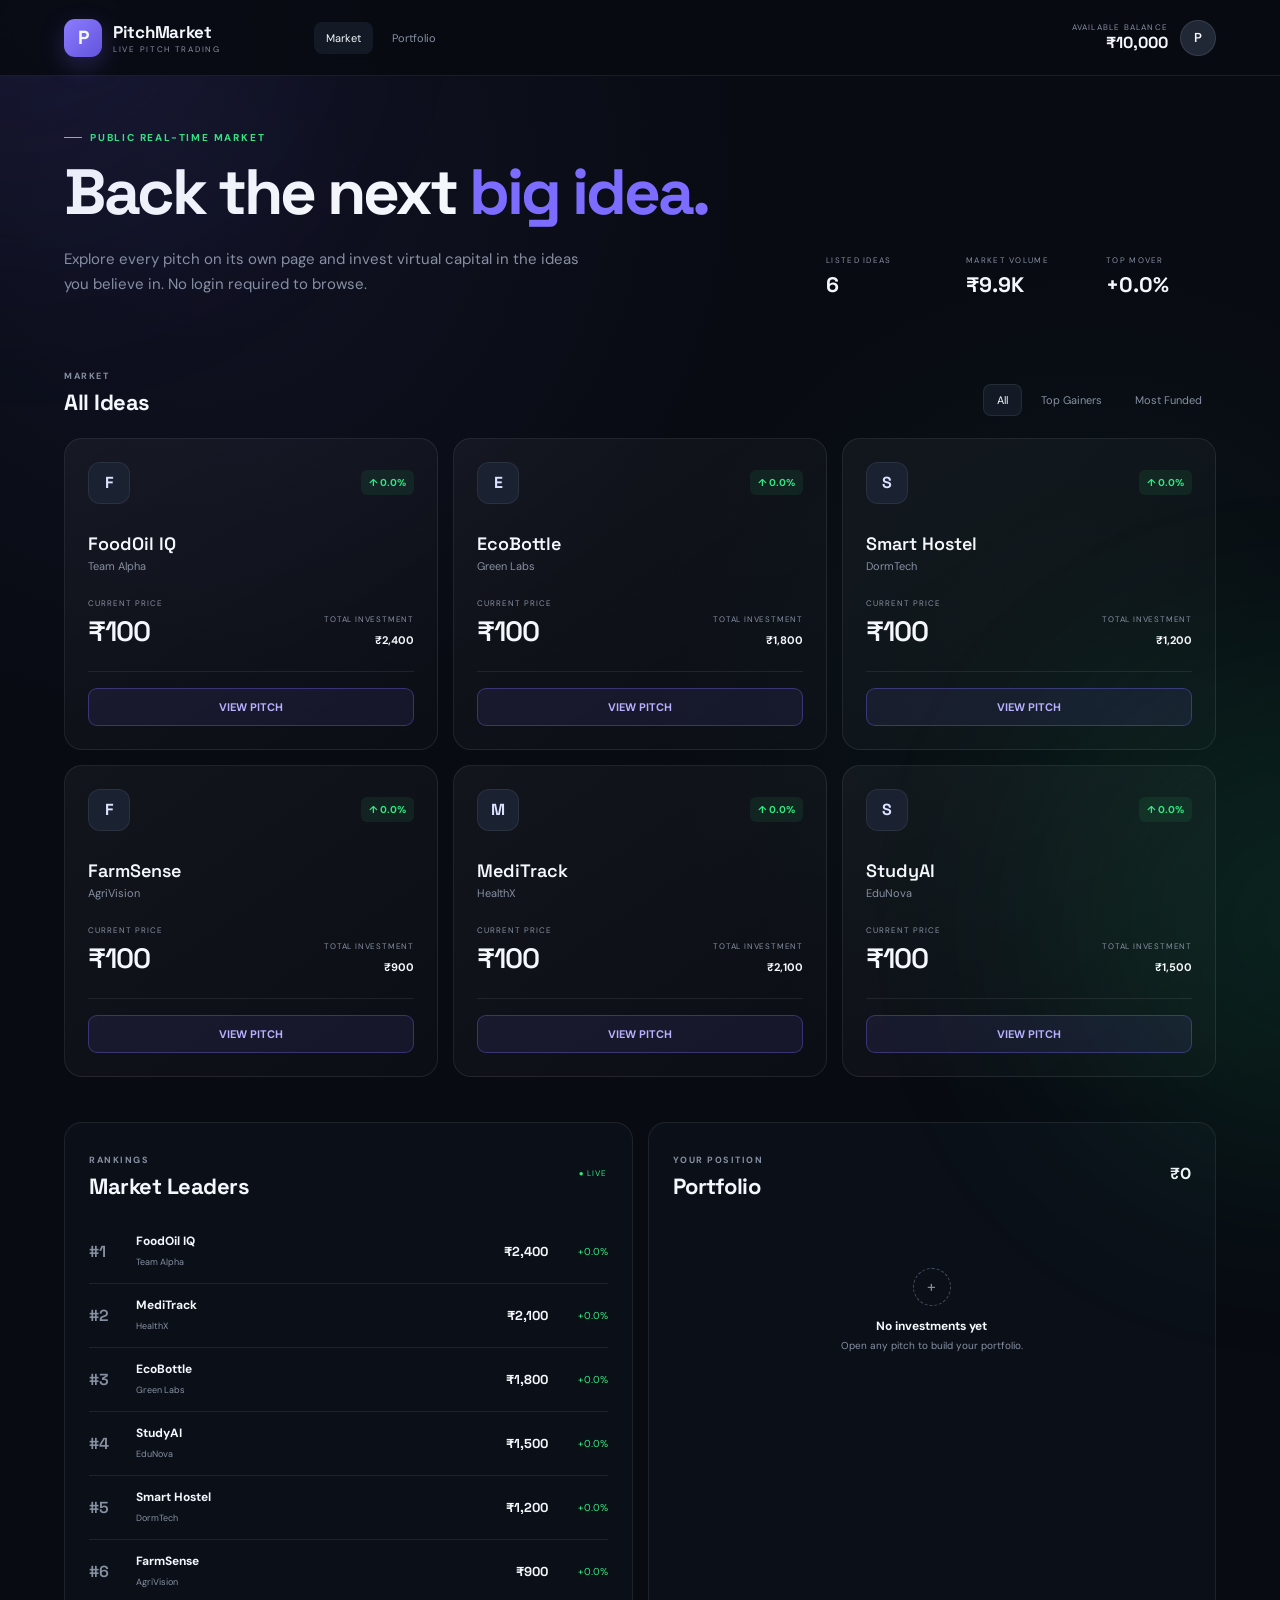
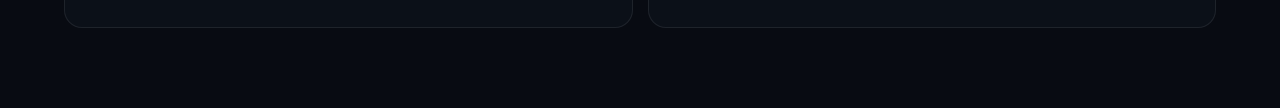
<file: frontend/index.html>
<!DOCTYPE html>
<html lang="en">
<head>
    <meta charset="UTF-8">
    <meta name="viewport" content="width=device-width, initial-scale=1.0">
    <title>PitchMarket — Live Pitch Trading</title>
    <link rel="preconnect" href="https://fonts.googleapis.com">
    <link rel="preconnect" href="https://fonts.gstatic.com" crossorigin>
    <link href="https://fonts.googleapis.com/css2?family=DM+Sans:wght@400;500;600;700&family=Space+Grotesk:wght@400;500;600;700&display=swap" rel="stylesheet">
    <link rel="stylesheet" href="style.css">
</head>
<body>
    <div class="background-glow glow-one"></div>
    <div class="background-glow glow-two"></div>

    <header class="navbar">
        <a class="brand" href="index.html" aria-label="PitchMarket home">
            <div class="brand-icon">P</div>
            <div>
                <h1>PitchMarket</h1>
                <span>LIVE PITCH TRADING</span>
            </div>
        </a>

        <nav class="nav-links">
            <a class="nav-link active" href="index.html">Market</a>
            <a class="nav-link" href="#portfolio">Portfolio</a>
        </nav>

        <div class="user-section">
            <div class="balance">
                <span>AVAILABLE BALANCE</span>
                <strong id="userBalance">₹10,000</strong>
            </div>
            <div class="avatar">P</div>
        </div>
    </header>

    <main class="container">
        <section class="hero">
            <div class="hero-content">
                <div class="eyebrow">
                    <span></span>
                    PUBLIC REAL-TIME MARKET
                </div>

                <h2>
                    Back the next
                    <span>big idea.</span>
                </h2>

                <p>
                    Explore every pitch on its own page and invest virtual capital
                    in the ideas you believe in. No login required to browse.
                </p>
            </div>

            <div class="market-summary">
                <div class="summary-card">
                    <span>LISTED IDEAS</span>
                    <strong id="totalProducts">6</strong>
                </div>

                <div class="summary-card">
                    <span>MARKET VOLUME</span>
                    <strong id="marketVolume">₹9.9K</strong>
                </div>

                <div class="summary-card">
                    <span>TOP MOVER</span>
                    <strong id="topMover">+0.0%</strong>
                </div>
            </div>
        </section>

        <section class="section-header">
            <div>
                <span class="section-label">MARKET</span>
                <h3 id="marketTitle">All Ideas</h3>
            </div>

            <div class="market-controls">
                <button class="filter-button active" data-filter="all">All</button>
                <button class="filter-button" data-filter="gainers">Top Gainers</button>
                <button class="filter-button" data-filter="funded">Most Funded</button>
            </div>
        </section>

        <section id="productsGrid" class="products-grid"></section>

        <section id="portfolio" class="lower-grid">
            <div class="panel">
                <div class="panel-header">
                    <div>
                        <span class="section-label">RANKINGS</span>
                        <h3>Market Leaders</h3>
                    </div>
                    <span class="live-indicator">● LIVE</span>
                </div>

                <div id="leaderboard" class="leaderboard"></div>
            </div>

            <div class="panel">
                <div class="panel-header">
                    <div>
                        <span class="section-label">YOUR POSITION</span>
                        <h3>Portfolio</h3>
                    </div>
                    <strong id="portfolioValue">₹0</strong>
                </div>

                <div id="portfolioList" class="portfolio-list"></div>
            </div>
        </section>
    </main>

    <div id="toast" class="toast" role="status" aria-live="polite"></div>

    <script src="app.js"></script>
</body>
</html>
</file>
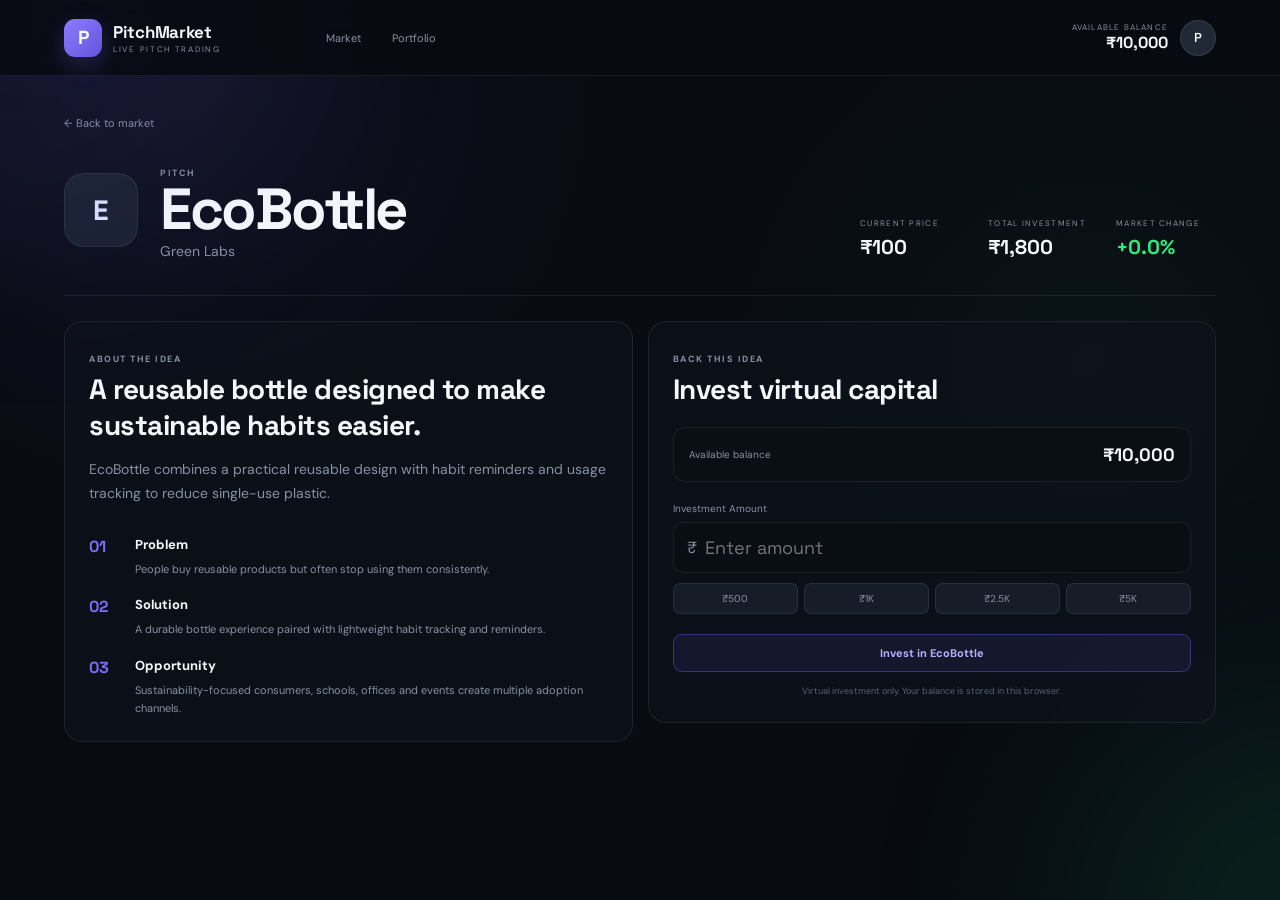
<file: frontend/products/ecobottle.html>
<!DOCTYPE html>
<html lang="en">
<head>
    <meta charset="UTF-8">
    <meta name="viewport" content="width=device-width, initial-scale=1.0">
    <title>EcoBottle — PitchMarket</title>
    <link rel="preconnect" href="https://fonts.googleapis.com">
    <link rel="preconnect" href="https://fonts.gstatic.com" crossorigin>
    <link href="https://fonts.googleapis.com/css2?family=DM+Sans:wght@400;500;600;700&family=Space+Grotesk:wght@400;500;600;700&display=swap" rel="stylesheet">
    <link rel="stylesheet" href="../style.css">
</head>
<body>
    <div class="background-glow glow-one"></div>
    <div class="background-glow glow-two"></div>

    <header class="navbar">
        <a class="brand" href="../index.html">
            <div class="brand-icon">P</div>
            <div>
                <h1>PitchMarket</h1>
                <span>LIVE PITCH TRADING</span>
            </div>
        </a>

        <nav class="nav-links">
            <a class="nav-link" href="../index.html">Market</a>
            <a class="nav-link" href="../index.html#portfolio">Portfolio</a>
        </nav>

        <div class="user-section">
            <div class="balance">
                <span>AVAILABLE BALANCE</span>
                <strong class="userBalance">₹10,000</strong>
            </div>
            <div class="avatar">P</div>
        </div>
    </header>

    <main class="container product-page">
        <a class="back-link" href="../index.html">← Back to market</a>

        <section class="product-hero">
            <div class="product-hero-main">
                <div class="product-logo large">E</div>

                <div>
                    <span class="section-label">PITCH</span>
                    <h2>EcoBottle</h2>
                    <p class="team-name large-team">Green Labs</p>
                </div>
            </div>

            <div class="product-stats">
                <div>
                    <span>CURRENT PRICE</span>
                    <strong>₹100</strong>
                </div>
                <div>
                    <span>TOTAL INVESTMENT</span>
                    <strong id="totalInvestment">₹1,800</strong>
                </div>
                <div>
                    <span>MARKET CHANGE</span>
                    <strong id="productChange">+0.0%</strong>
                </div>
            </div>
        </section>

        <section class="detail-grid">
            <article class="panel pitch-panel">
                <span class="section-label">ABOUT THE IDEA</span>
                <h3>A reusable bottle designed to make sustainable habits easier.</h3>
                <p>EcoBottle combines a practical reusable design with habit reminders and usage tracking to reduce single-use plastic.</p>

                <div class="feature-list">
                    <div>
                        <span>01</span>
                        <strong>Problem</strong>
                        <p>People buy reusable products but often stop using them consistently.</p>
                    </div>
                    <div>
                        <span>02</span>
                        <strong>Solution</strong>
                        <p>A durable bottle experience paired with lightweight habit tracking and reminders.</p>
                    </div>
                    <div>
                        <span>03</span>
                        <strong>Opportunity</strong>
                        <p>Sustainability-focused consumers, schools, offices and events create multiple adoption channels.</p>
                    </div>
                </div>
            </article>

            <aside class="panel invest-panel">
                <span class="section-label">BACK THIS IDEA</span>
                <h3>Invest virtual capital</h3>

                <div class="modal-price">
                    <span>Available balance</span>
                    <strong class="userBalance">₹10,000</strong>
                </div>

                <label for="investmentAmount">Investment Amount</label>

                <div class="amount-input">
                    <span>₹</span>
                    <input id="investmentAmount" type="number" min="100" step="100" placeholder="Enter amount">
                </div>

                <div class="quick-amounts">
                    <button data-amount="500">₹500</button>
                    <button data-amount="1000">₹1K</button>
                    <button data-amount="2500">₹2.5K</button>
                    <button data-amount="5000">₹5K</button>
                </div>

                <button id="confirmInvestment" class="invest-confirm">
                    Invest in EcoBottle
                </button>

                <p class="modal-note">
                    Virtual investment only. Your balance is stored in this browser.
                </p>
            </aside>
        </section>
    </main>

    <div id="toast" class="toast" role="status" aria-live="polite"></div>

    <script>
        window.PITCHMARKET_PRODUCT_ID = 2;
    </script>
    <script src="../app.js"></script>
</body>
</html>
</file>
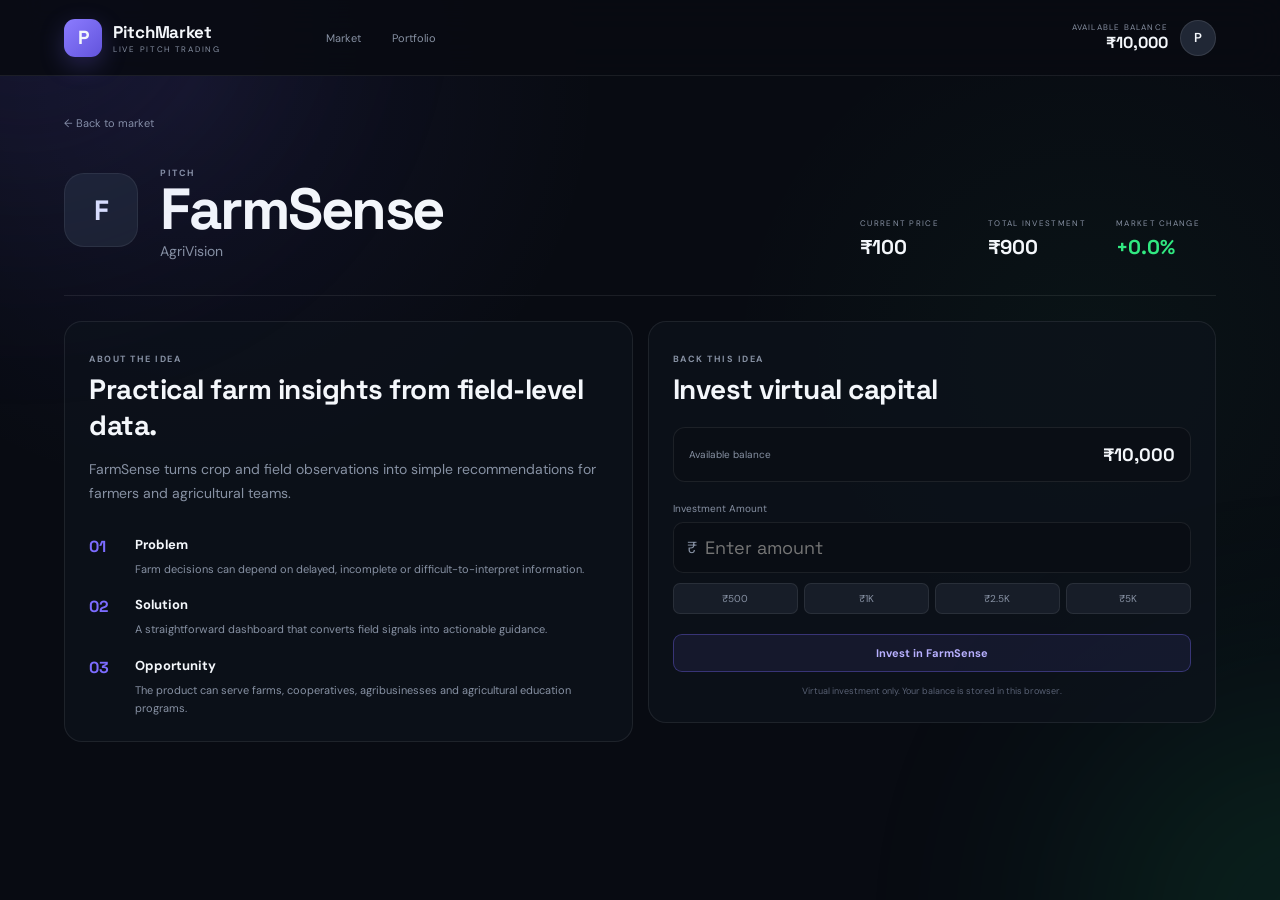
<file: frontend/products/farmsense.html>
<!DOCTYPE html>
<html lang="en">
<head>
    <meta charset="UTF-8">
    <meta name="viewport" content="width=device-width, initial-scale=1.0">
    <title>FarmSense — PitchMarket</title>
    <link rel="preconnect" href="https://fonts.googleapis.com">
    <link rel="preconnect" href="https://fonts.gstatic.com" crossorigin>
    <link href="https://fonts.googleapis.com/css2?family=DM+Sans:wght@400;500;600;700&family=Space+Grotesk:wght@400;500;600;700&display=swap" rel="stylesheet">
    <link rel="stylesheet" href="../style.css">
</head>
<body>
    <div class="background-glow glow-one"></div>
    <div class="background-glow glow-two"></div>

    <header class="navbar">
        <a class="brand" href="../index.html">
            <div class="brand-icon">P</div>
            <div>
                <h1>PitchMarket</h1>
                <span>LIVE PITCH TRADING</span>
            </div>
        </a>

        <nav class="nav-links">
            <a class="nav-link" href="../index.html">Market</a>
            <a class="nav-link" href="../index.html#portfolio">Portfolio</a>
        </nav>

        <div class="user-section">
            <div class="balance">
                <span>AVAILABLE BALANCE</span>
                <strong class="userBalance">₹10,000</strong>
            </div>
            <div class="avatar">P</div>
        </div>
    </header>

    <main class="container product-page">
        <a class="back-link" href="../index.html">← Back to market</a>

        <section class="product-hero">
            <div class="product-hero-main">
                <div class="product-logo large">F</div>

                <div>
                    <span class="section-label">PITCH</span>
                    <h2>FarmSense</h2>
                    <p class="team-name large-team">AgriVision</p>
                </div>
            </div>

            <div class="product-stats">
                <div>
                    <span>CURRENT PRICE</span>
                    <strong>₹100</strong>
                </div>
                <div>
                    <span>TOTAL INVESTMENT</span>
                    <strong id="totalInvestment">₹900</strong>
                </div>
                <div>
                    <span>MARKET CHANGE</span>
                    <strong id="productChange">+0.0%</strong>
                </div>
            </div>
        </section>

        <section class="detail-grid">
            <article class="panel pitch-panel">
                <span class="section-label">ABOUT THE IDEA</span>
                <h3>Practical farm insights from field-level data.</h3>
                <p>FarmSense turns crop and field observations into simple recommendations for farmers and agricultural teams.</p>

                <div class="feature-list">
                    <div>
                        <span>01</span>
                        <strong>Problem</strong>
                        <p>Farm decisions can depend on delayed, incomplete or difficult-to-interpret information.</p>
                    </div>
                    <div>
                        <span>02</span>
                        <strong>Solution</strong>
                        <p>A straightforward dashboard that converts field signals into actionable guidance.</p>
                    </div>
                    <div>
                        <span>03</span>
                        <strong>Opportunity</strong>
                        <p>The product can serve farms, cooperatives, agribusinesses and agricultural education programs.</p>
                    </div>
                </div>
            </article>

            <aside class="panel invest-panel">
                <span class="section-label">BACK THIS IDEA</span>
                <h3>Invest virtual capital</h3>

                <div class="modal-price">
                    <span>Available balance</span>
                    <strong class="userBalance">₹10,000</strong>
                </div>

                <label for="investmentAmount">Investment Amount</label>

                <div class="amount-input">
                    <span>₹</span>
                    <input id="investmentAmount" type="number" min="100" step="100" placeholder="Enter amount">
                </div>

                <div class="quick-amounts">
                    <button data-amount="500">₹500</button>
                    <button data-amount="1000">₹1K</button>
                    <button data-amount="2500">₹2.5K</button>
                    <button data-amount="5000">₹5K</button>
                </div>

                <button id="confirmInvestment" class="invest-confirm">
                    Invest in FarmSense
                </button>

                <p class="modal-note">
                    Virtual investment only. Your balance is stored in this browser.
                </p>
            </aside>
        </section>
    </main>

    <div id="toast" class="toast" role="status" aria-live="polite"></div>

    <script>
        window.PITCHMARKET_PRODUCT_ID = 4;
    </script>
    <script src="../app.js"></script>
</body>
</html>
</file>
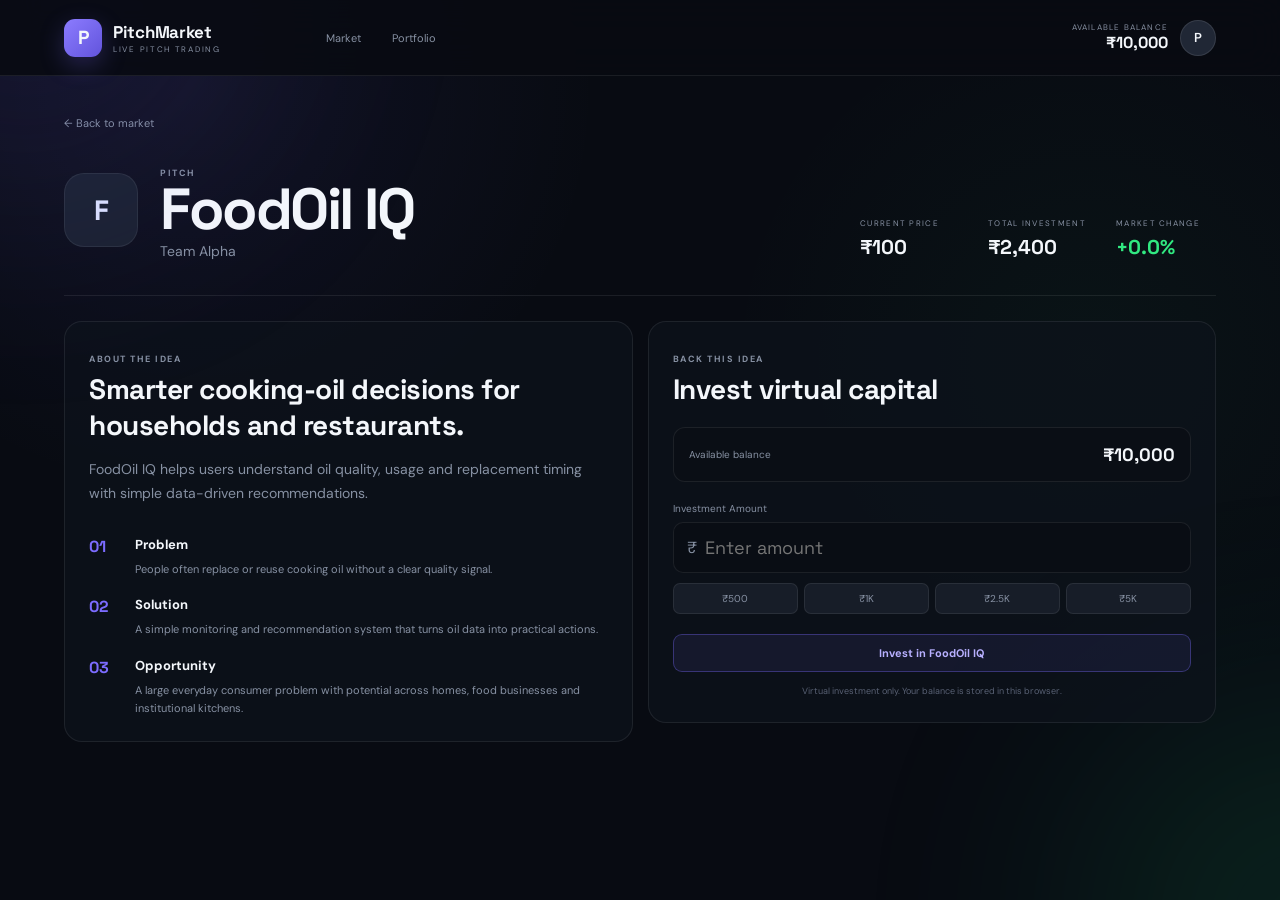
<file: frontend/products/foodoil-iq.html>
<!DOCTYPE html>
<html lang="en">
<head>
    <meta charset="UTF-8">
    <meta name="viewport" content="width=device-width, initial-scale=1.0">
    <title>FoodOil IQ — PitchMarket</title>
    <link rel="preconnect" href="https://fonts.googleapis.com">
    <link rel="preconnect" href="https://fonts.gstatic.com" crossorigin>
    <link href="https://fonts.googleapis.com/css2?family=DM+Sans:wght@400;500;600;700&family=Space+Grotesk:wght@400;500;600;700&display=swap" rel="stylesheet">
    <link rel="stylesheet" href="../style.css">
</head>
<body>
    <div class="background-glow glow-one"></div>
    <div class="background-glow glow-two"></div>

    <header class="navbar">
        <a class="brand" href="../index.html">
            <div class="brand-icon">P</div>
            <div>
                <h1>PitchMarket</h1>
                <span>LIVE PITCH TRADING</span>
            </div>
        </a>

        <nav class="nav-links">
            <a class="nav-link" href="../index.html">Market</a>
            <a class="nav-link" href="../index.html#portfolio">Portfolio</a>
        </nav>

        <div class="user-section">
            <div class="balance">
                <span>AVAILABLE BALANCE</span>
                <strong class="userBalance">₹10,000</strong>
            </div>
            <div class="avatar">P</div>
        </div>
    </header>

    <main class="container product-page">
        <a class="back-link" href="../index.html">← Back to market</a>

        <section class="product-hero">
            <div class="product-hero-main">
                <div class="product-logo large">F</div>

                <div>
                    <span class="section-label">PITCH</span>
                    <h2>FoodOil IQ</h2>
                    <p class="team-name large-team">Team Alpha</p>
                </div>
            </div>

            <div class="product-stats">
                <div>
                    <span>CURRENT PRICE</span>
                    <strong>₹100</strong>
                </div>
                <div>
                    <span>TOTAL INVESTMENT</span>
                    <strong id="totalInvestment">₹2,400</strong>
                </div>
                <div>
                    <span>MARKET CHANGE</span>
                    <strong id="productChange">+0.0%</strong>
                </div>
            </div>
        </section>

        <section class="detail-grid">
            <article class="panel pitch-panel">
                <span class="section-label">ABOUT THE IDEA</span>
                <h3>Smarter cooking-oil decisions for households and restaurants.</h3>
                <p>FoodOil IQ helps users understand oil quality, usage and replacement timing with simple data-driven recommendations.</p>

                <div class="feature-list">
                    <div>
                        <span>01</span>
                        <strong>Problem</strong>
                        <p>People often replace or reuse cooking oil without a clear quality signal.</p>
                    </div>
                    <div>
                        <span>02</span>
                        <strong>Solution</strong>
                        <p>A simple monitoring and recommendation system that turns oil data into practical actions.</p>
                    </div>
                    <div>
                        <span>03</span>
                        <strong>Opportunity</strong>
                        <p>A large everyday consumer problem with potential across homes, food businesses and institutional kitchens.</p>
                    </div>
                </div>
            </article>

            <aside class="panel invest-panel">
                <span class="section-label">BACK THIS IDEA</span>
                <h3>Invest virtual capital</h3>

                <div class="modal-price">
                    <span>Available balance</span>
                    <strong class="userBalance">₹10,000</strong>
                </div>

                <label for="investmentAmount">Investment Amount</label>

                <div class="amount-input">
                    <span>₹</span>
                    <input id="investmentAmount" type="number" min="100" step="100" placeholder="Enter amount">
                </div>

                <div class="quick-amounts">
                    <button data-amount="500">₹500</button>
                    <button data-amount="1000">₹1K</button>
                    <button data-amount="2500">₹2.5K</button>
                    <button data-amount="5000">₹5K</button>
                </div>

                <button id="confirmInvestment" class="invest-confirm">
                    Invest in FoodOil IQ
                </button>

                <p class="modal-note">
                    Virtual investment only. Your balance is stored in this browser.
                </p>
            </aside>
        </section>
    </main>

    <div id="toast" class="toast" role="status" aria-live="polite"></div>

    <script>
        window.PITCHMARKET_PRODUCT_ID = 1;
    </script>
    <script src="../app.js"></script>
</body>
</html>
</file>
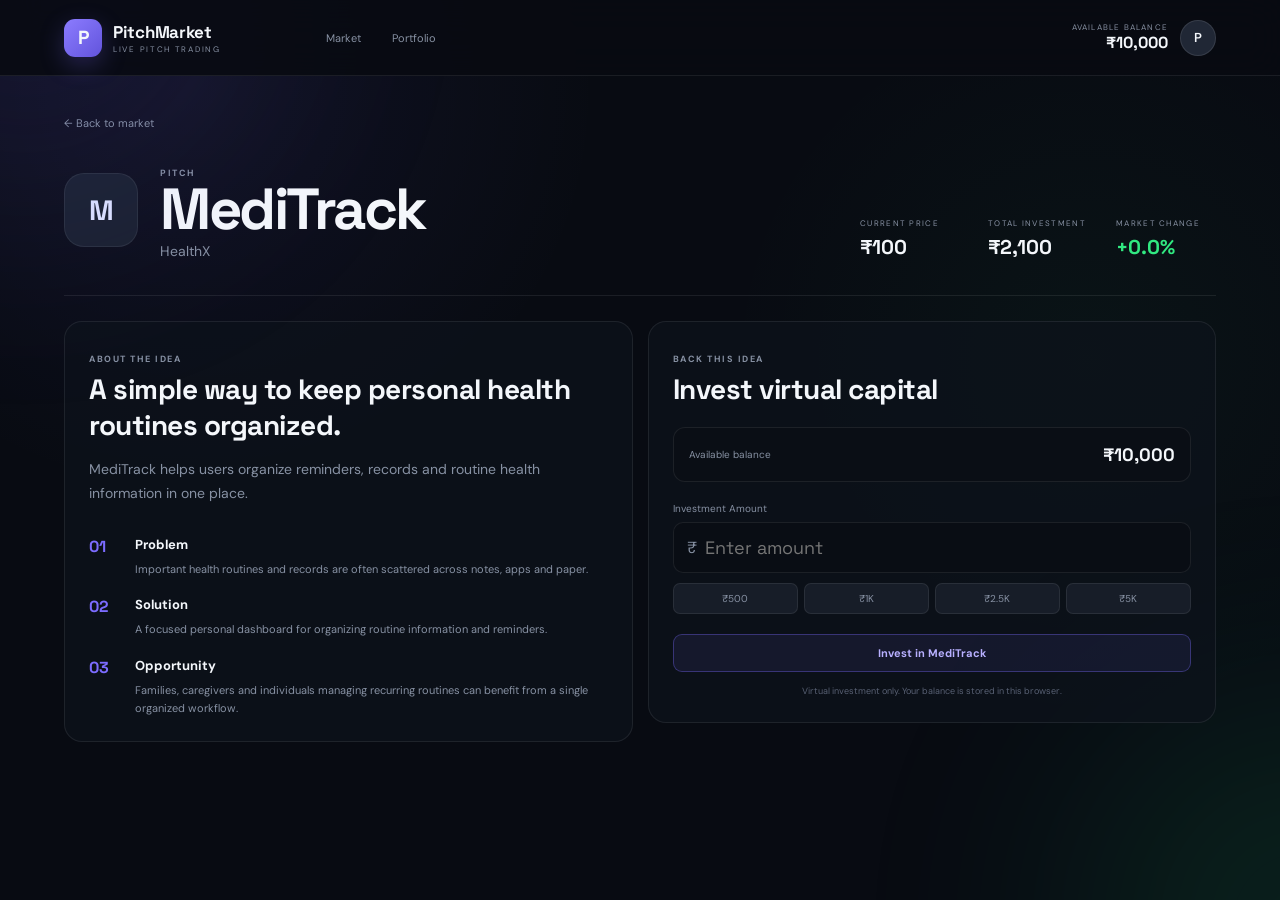
<file: frontend/products/meditrack.html>
<!DOCTYPE html>
<html lang="en">
<head>
    <meta charset="UTF-8">
    <meta name="viewport" content="width=device-width, initial-scale=1.0">
    <title>MediTrack — PitchMarket</title>
    <link rel="preconnect" href="https://fonts.googleapis.com">
    <link rel="preconnect" href="https://fonts.gstatic.com" crossorigin>
    <link href="https://fonts.googleapis.com/css2?family=DM+Sans:wght@400;500;600;700&family=Space+Grotesk:wght@400;500;600;700&display=swap" rel="stylesheet">
    <link rel="stylesheet" href="../style.css">
</head>
<body>
    <div class="background-glow glow-one"></div>
    <div class="background-glow glow-two"></div>

    <header class="navbar">
        <a class="brand" href="../index.html">
            <div class="brand-icon">P</div>
            <div>
                <h1>PitchMarket</h1>
                <span>LIVE PITCH TRADING</span>
            </div>
        </a>

        <nav class="nav-links">
            <a class="nav-link" href="../index.html">Market</a>
            <a class="nav-link" href="../index.html#portfolio">Portfolio</a>
        </nav>

        <div class="user-section">
            <div class="balance">
                <span>AVAILABLE BALANCE</span>
                <strong class="userBalance">₹10,000</strong>
            </div>
            <div class="avatar">P</div>
        </div>
    </header>

    <main class="container product-page">
        <a class="back-link" href="../index.html">← Back to market</a>

        <section class="product-hero">
            <div class="product-hero-main">
                <div class="product-logo large">M</div>

                <div>
                    <span class="section-label">PITCH</span>
                    <h2>MediTrack</h2>
                    <p class="team-name large-team">HealthX</p>
                </div>
            </div>

            <div class="product-stats">
                <div>
                    <span>CURRENT PRICE</span>
                    <strong>₹100</strong>
                </div>
                <div>
                    <span>TOTAL INVESTMENT</span>
                    <strong id="totalInvestment">₹2,100</strong>
                </div>
                <div>
                    <span>MARKET CHANGE</span>
                    <strong id="productChange">+0.0%</strong>
                </div>
            </div>
        </section>

        <section class="detail-grid">
            <article class="panel pitch-panel">
                <span class="section-label">ABOUT THE IDEA</span>
                <h3>A simple way to keep personal health routines organized.</h3>
                <p>MediTrack helps users organize reminders, records and routine health information in one place.</p>

                <div class="feature-list">
                    <div>
                        <span>01</span>
                        <strong>Problem</strong>
                        <p>Important health routines and records are often scattered across notes, apps and paper.</p>
                    </div>
                    <div>
                        <span>02</span>
                        <strong>Solution</strong>
                        <p>A focused personal dashboard for organizing routine information and reminders.</p>
                    </div>
                    <div>
                        <span>03</span>
                        <strong>Opportunity</strong>
                        <p>Families, caregivers and individuals managing recurring routines can benefit from a single organized workflow.</p>
                    </div>
                </div>
            </article>

            <aside class="panel invest-panel">
                <span class="section-label">BACK THIS IDEA</span>
                <h3>Invest virtual capital</h3>

                <div class="modal-price">
                    <span>Available balance</span>
                    <strong class="userBalance">₹10,000</strong>
                </div>

                <label for="investmentAmount">Investment Amount</label>

                <div class="amount-input">
                    <span>₹</span>
                    <input id="investmentAmount" type="number" min="100" step="100" placeholder="Enter amount">
                </div>

                <div class="quick-amounts">
                    <button data-amount="500">₹500</button>
                    <button data-amount="1000">₹1K</button>
                    <button data-amount="2500">₹2.5K</button>
                    <button data-amount="5000">₹5K</button>
                </div>

                <button id="confirmInvestment" class="invest-confirm">
                    Invest in MediTrack
                </button>

                <p class="modal-note">
                    Virtual investment only. Your balance is stored in this browser.
                </p>
            </aside>
        </section>
    </main>

    <div id="toast" class="toast" role="status" aria-live="polite"></div>

    <script>
        window.PITCHMARKET_PRODUCT_ID = 5;
    </script>
    <script src="../app.js"></script>
</body>
</html>
</file>
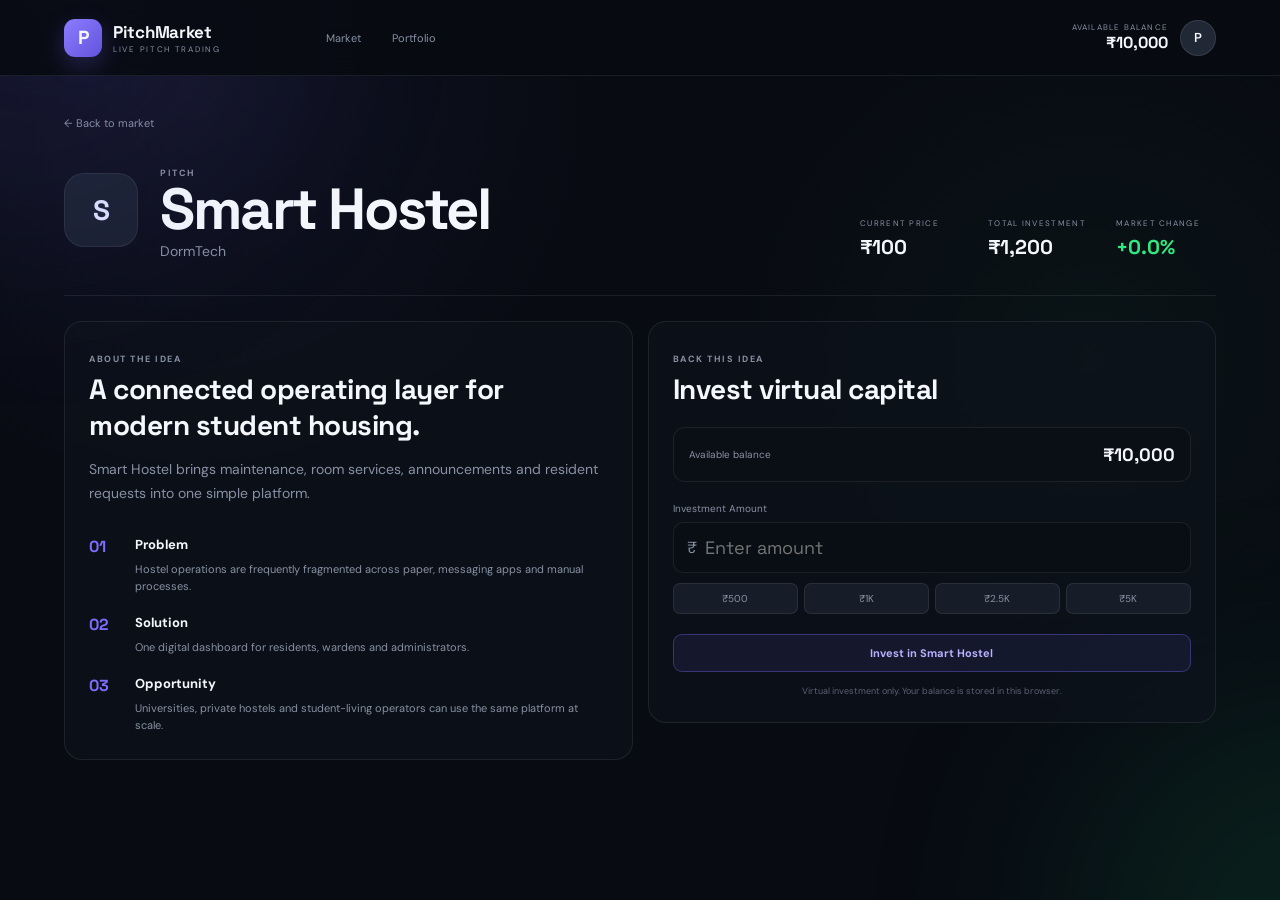
<file: frontend/products/smart-hostel.html>
<!DOCTYPE html>
<html lang="en">
<head>
    <meta charset="UTF-8">
    <meta name="viewport" content="width=device-width, initial-scale=1.0">
    <title>Smart Hostel — PitchMarket</title>
    <link rel="preconnect" href="https://fonts.googleapis.com">
    <link rel="preconnect" href="https://fonts.gstatic.com" crossorigin>
    <link href="https://fonts.googleapis.com/css2?family=DM+Sans:wght@400;500;600;700&family=Space+Grotesk:wght@400;500;600;700&display=swap" rel="stylesheet">
    <link rel="stylesheet" href="../style.css">
</head>
<body>
    <div class="background-glow glow-one"></div>
    <div class="background-glow glow-two"></div>

    <header class="navbar">
        <a class="brand" href="../index.html">
            <div class="brand-icon">P</div>
            <div>
                <h1>PitchMarket</h1>
                <span>LIVE PITCH TRADING</span>
            </div>
        </a>

        <nav class="nav-links">
            <a class="nav-link" href="../index.html">Market</a>
            <a class="nav-link" href="../index.html#portfolio">Portfolio</a>
        </nav>

        <div class="user-section">
            <div class="balance">
                <span>AVAILABLE BALANCE</span>
                <strong class="userBalance">₹10,000</strong>
            </div>
            <div class="avatar">P</div>
        </div>
    </header>

    <main class="container product-page">
        <a class="back-link" href="../index.html">← Back to market</a>

        <section class="product-hero">
            <div class="product-hero-main">
                <div class="product-logo large">S</div>

                <div>
                    <span class="section-label">PITCH</span>
                    <h2>Smart Hostel</h2>
                    <p class="team-name large-team">DormTech</p>
                </div>
            </div>

            <div class="product-stats">
                <div>
                    <span>CURRENT PRICE</span>
                    <strong>₹100</strong>
                </div>
                <div>
                    <span>TOTAL INVESTMENT</span>
                    <strong id="totalInvestment">₹1,200</strong>
                </div>
                <div>
                    <span>MARKET CHANGE</span>
                    <strong id="productChange">+0.0%</strong>
                </div>
            </div>
        </section>

        <section class="detail-grid">
            <article class="panel pitch-panel">
                <span class="section-label">ABOUT THE IDEA</span>
                <h3>A connected operating layer for modern student housing.</h3>
                <p>Smart Hostel brings maintenance, room services, announcements and resident requests into one simple platform.</p>

                <div class="feature-list">
                    <div>
                        <span>01</span>
                        <strong>Problem</strong>
                        <p>Hostel operations are frequently fragmented across paper, messaging apps and manual processes.</p>
                    </div>
                    <div>
                        <span>02</span>
                        <strong>Solution</strong>
                        <p>One digital dashboard for residents, wardens and administrators.</p>
                    </div>
                    <div>
                        <span>03</span>
                        <strong>Opportunity</strong>
                        <p>Universities, private hostels and student-living operators can use the same platform at scale.</p>
                    </div>
                </div>
            </article>

            <aside class="panel invest-panel">
                <span class="section-label">BACK THIS IDEA</span>
                <h3>Invest virtual capital</h3>

                <div class="modal-price">
                    <span>Available balance</span>
                    <strong class="userBalance">₹10,000</strong>
                </div>

                <label for="investmentAmount">Investment Amount</label>

                <div class="amount-input">
                    <span>₹</span>
                    <input id="investmentAmount" type="number" min="100" step="100" placeholder="Enter amount">
                </div>

                <div class="quick-amounts">
                    <button data-amount="500">₹500</button>
                    <button data-amount="1000">₹1K</button>
                    <button data-amount="2500">₹2.5K</button>
                    <button data-amount="5000">₹5K</button>
                </div>

                <button id="confirmInvestment" class="invest-confirm">
                    Invest in Smart Hostel
                </button>

                <p class="modal-note">
                    Virtual investment only. Your balance is stored in this browser.
                </p>
            </aside>
        </section>
    </main>

    <div id="toast" class="toast" role="status" aria-live="polite"></div>

    <script>
        window.PITCHMARKET_PRODUCT_ID = 3;
    </script>
    <script src="../app.js"></script>
</body>
</html>
</file>
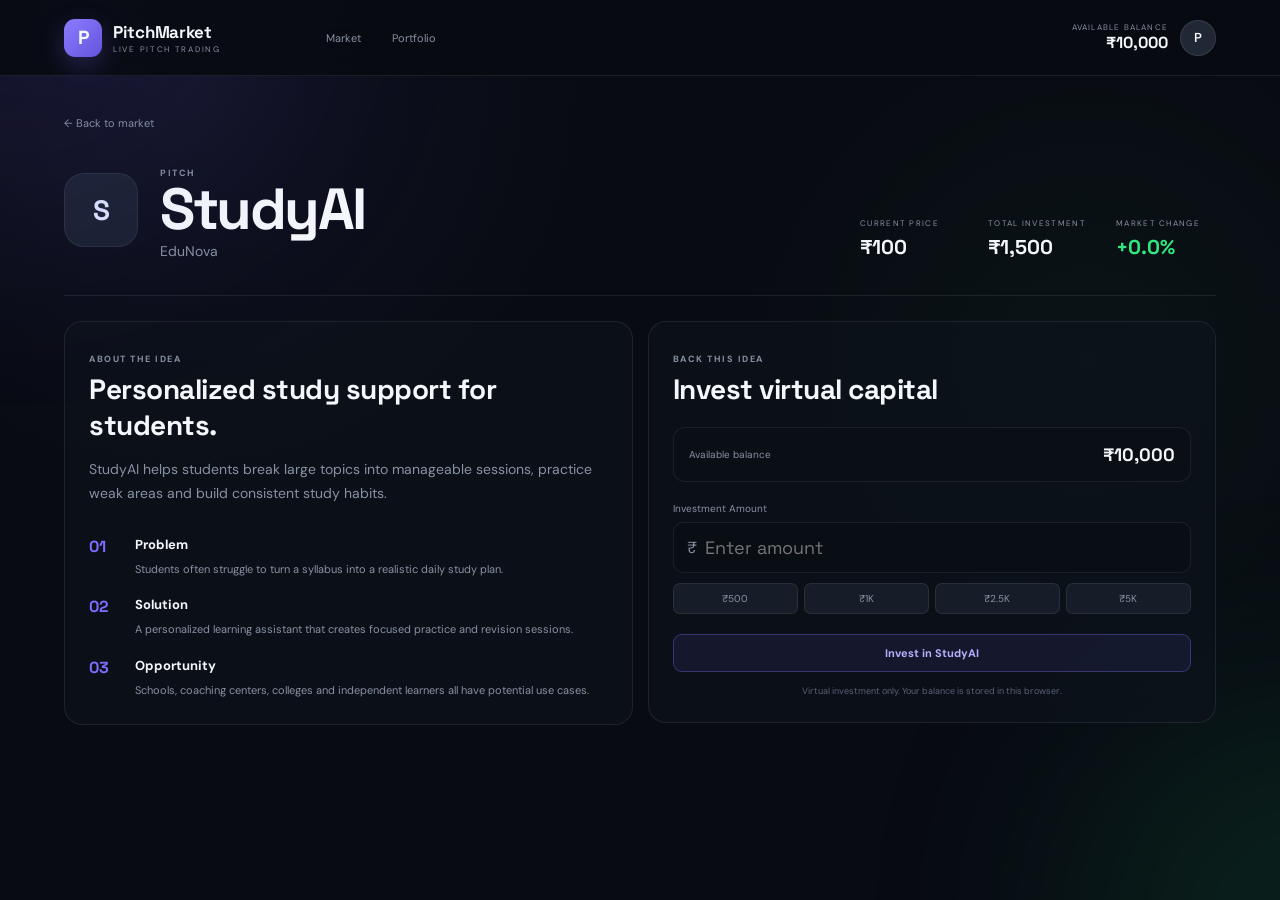
<file: frontend/products/studyai.html>
<!DOCTYPE html>
<html lang="en">
<head>
    <meta charset="UTF-8">
    <meta name="viewport" content="width=device-width, initial-scale=1.0">
    <title>StudyAI — PitchMarket</title>
    <link rel="preconnect" href="https://fonts.googleapis.com">
    <link rel="preconnect" href="https://fonts.gstatic.com" crossorigin>
    <link href="https://fonts.googleapis.com/css2?family=DM+Sans:wght@400;500;600;700&family=Space+Grotesk:wght@400;500;600;700&display=swap" rel="stylesheet">
    <link rel="stylesheet" href="../style.css">
</head>
<body>
    <div class="background-glow glow-one"></div>
    <div class="background-glow glow-two"></div>

    <header class="navbar">
        <a class="brand" href="../index.html">
            <div class="brand-icon">P</div>
            <div>
                <h1>PitchMarket</h1>
                <span>LIVE PITCH TRADING</span>
            </div>
        </a>

        <nav class="nav-links">
            <a class="nav-link" href="../index.html">Market</a>
            <a class="nav-link" href="../index.html#portfolio">Portfolio</a>
        </nav>

        <div class="user-section">
            <div class="balance">
                <span>AVAILABLE BALANCE</span>
                <strong class="userBalance">₹10,000</strong>
            </div>
            <div class="avatar">P</div>
        </div>
    </header>

    <main class="container product-page">
        <a class="back-link" href="../index.html">← Back to market</a>

        <section class="product-hero">
            <div class="product-hero-main">
                <div class="product-logo large">S</div>

                <div>
                    <span class="section-label">PITCH</span>
                    <h2>StudyAI</h2>
                    <p class="team-name large-team">EduNova</p>
                </div>
            </div>

            <div class="product-stats">
                <div>
                    <span>CURRENT PRICE</span>
                    <strong>₹100</strong>
                </div>
                <div>
                    <span>TOTAL INVESTMENT</span>
                    <strong id="totalInvestment">₹1,500</strong>
                </div>
                <div>
                    <span>MARKET CHANGE</span>
                    <strong id="productChange">+0.0%</strong>
                </div>
            </div>
        </section>

        <section class="detail-grid">
            <article class="panel pitch-panel">
                <span class="section-label">ABOUT THE IDEA</span>
                <h3>Personalized study support for students.</h3>
                <p>StudyAI helps students break large topics into manageable sessions, practice weak areas and build consistent study habits.</p>

                <div class="feature-list">
                    <div>
                        <span>01</span>
                        <strong>Problem</strong>
                        <p>Students often struggle to turn a syllabus into a realistic daily study plan.</p>
                    </div>
                    <div>
                        <span>02</span>
                        <strong>Solution</strong>
                        <p>A personalized learning assistant that creates focused practice and revision sessions.</p>
                    </div>
                    <div>
                        <span>03</span>
                        <strong>Opportunity</strong>
                        <p>Schools, coaching centers, colleges and independent learners all have potential use cases.</p>
                    </div>
                </div>
            </article>

            <aside class="panel invest-panel">
                <span class="section-label">BACK THIS IDEA</span>
                <h3>Invest virtual capital</h3>

                <div class="modal-price">
                    <span>Available balance</span>
                    <strong class="userBalance">₹10,000</strong>
                </div>

                <label for="investmentAmount">Investment Amount</label>

                <div class="amount-input">
                    <span>₹</span>
                    <input id="investmentAmount" type="number" min="100" step="100" placeholder="Enter amount">
                </div>

                <div class="quick-amounts">
                    <button data-amount="500">₹500</button>
                    <button data-amount="1000">₹1K</button>
                    <button data-amount="2500">₹2.5K</button>
                    <button data-amount="5000">₹5K</button>
                </div>

                <button id="confirmInvestment" class="invest-confirm">
                    Invest in StudyAI
                </button>

                <p class="modal-note">
                    Virtual investment only. Your balance is stored in this browser.
                </p>
            </aside>
        </section>
    </main>

    <div id="toast" class="toast" role="status" aria-live="polite"></div>

    <script>
        window.PITCHMARKET_PRODUCT_ID = 6;
    </script>
    <script src="../app.js"></script>
</body>
</html>
</file>
<file: frontend/style.css>
:root {
    --bg: #080b12;
    --panel: #0e131c;
    --panel-light: #131a25;
    --border: rgba(255, 255, 255, 0.08);
    --text: #f4f7fb;
    --muted: #8791a3;
    --green: #31e981;
    --red: #ff5c70;
    --accent: #7c6cff;
    --radius: 18px;
}

* {
    margin: 0;
    padding: 0;
    box-sizing: border-box;
}

html {
    scroll-behavior: smooth;
}

body {
    min-height: 100vh;
    background:
        radial-gradient(circle at 15% 10%, rgba(124, 108, 255, 0.08), transparent 30%),
        radial-gradient(circle at 85% 40%, rgba(49, 233, 129, 0.04), transparent 30%),
        var(--bg);
    color: var(--text);
    font-family: "DM Sans", sans-serif;
    overflow-x: hidden;
}

a {
    color: inherit;
    text-decoration: none;
}

button,
input {
    font: inherit;
}

.background-glow {
    position: fixed;
    width: 450px;
    height: 450px;
    border-radius: 50%;
    filter: blur(130px);
    pointer-events: none;
    opacity: 0.12;
}

.glow-one {
    background: #6c5ce7;
    top: -250px;
    left: -200px;
}

.glow-two {
    background: #1bd477;
    right: -250px;
    bottom: -250px;
}

.navbar {
    height: 76px;
    border-bottom: 1px solid var(--border);
    display: flex;
    align-items: center;
    padding: 0 5%;
    gap: 30px;
    position: sticky;
    top: 0;
    z-index: 50;
    background: rgba(8, 11, 18, 0.88);
    backdrop-filter: blur(18px);
}

.brand {
    display: flex;
    align-items: center;
    gap: 11px;
    min-width: 220px;
}

.brand-icon {
    width: 38px;
    height: 38px;
    border-radius: 11px;
    display: grid;
    place-items: center;
    background: linear-gradient(135deg, #8c7cff, #6254dc);
    font-family: "Space Grotesk", sans-serif;
    font-weight: 700;
    font-size: 19px;
    box-shadow: 0 8px 25px rgba(124, 108, 255, 0.25);
}

.brand h1 {
    font-family: "Space Grotesk", sans-serif;
    font-size: 17px;
    letter-spacing: -0.3px;
}

.brand span {
    display: block;
    font-size: 8px;
    color: var(--muted);
    letter-spacing: 1.7px;
    margin-top: 1px;
}

.nav-links {
    display: flex;
    gap: 7px;
}

.nav-link {
    color: var(--muted);
    padding: 9px 12px;
    border-radius: 8px;
    font-size: 11px;
}

.nav-link:hover,
.nav-link.active {
    color: var(--text);
    background: var(--panel-light);
}

.user-section {
    display: flex;
    align-items: center;
    gap: 12px;
    margin-left: auto;
}

.balance {
    text-align: right;
}

.balance span {
    display: block;
    color: var(--muted);
    font-size: 8px;
    letter-spacing: 1.2px;
}

.balance strong {
    font-family: "Space Grotesk", sans-serif;
    font-size: 16px;
}

.avatar {
    width: 36px;
    height: 36px;
    display: grid;
    place-items: center;
    border-radius: 50%;
    background: #202735;
    border: 1px solid rgba(255, 255, 255, 0.1);
    font-weight: 600;
    font-size: 13px;
}

.container {
    width: min(1240px, 90%);
    margin: auto;
    padding: 55px 0 80px;
}

.hero {
    display: flex;
    justify-content: space-between;
    align-items: flex-end;
    gap: 50px;
    margin-bottom: 65px;
}

.hero-content {
    max-width: 650px;
}

.eyebrow {
    display: flex;
    align-items: center;
    gap: 8px;
    color: var(--green);
    font-size: 10px;
    font-weight: 700;
    letter-spacing: 1.8px;
    margin-bottom: 17px;
}

.eyebrow span {
    width: 18px;
    height: 1px;
    background: var(--green);
}

.hero h2,
.product-hero h2 {
    font-family: "Space Grotesk", sans-serif;
    font-size: clamp(42px, 5vw, 68px);
    line-height: 0.98;
    letter-spacing: -3px;
}

.hero h2 span {
    color: var(--accent);
}

.hero p {
    color: var(--muted);
    font-size: 15px;
    line-height: 1.7;
    max-width: 530px;
    margin-top: 23px;
}

.market-summary {
    display: flex;
    gap: 30px;
}

.summary-card {
    min-width: 110px;
}

.summary-card span,
.product-stats span {
    display: block;
    font-size: 8px;
    letter-spacing: 1.3px;
    color: var(--muted);
    margin-bottom: 6px;
}

.summary-card strong,
.product-stats strong {
    font-family: "Space Grotesk", sans-serif;
    font-size: 21px;
}

.section-header {
    display: flex;
    align-items: flex-end;
    justify-content: space-between;
    margin-bottom: 22px;
}

.section-label {
    color: var(--muted);
    font-size: 9px;
    font-weight: 700;
    letter-spacing: 1.5px;
}

.section-header h3,
.panel-header h3,
.pitch-panel h3,
.invest-panel h3 {
    font-family: "Space Grotesk", sans-serif;
    font-size: 22px;
    margin-top: 4px;
    letter-spacing: -0.5px;
}

.market-controls {
    display: flex;
    gap: 5px;
}

.filter-button {
    background: transparent;
    color: var(--muted);
    border: 1px solid transparent;
    padding: 8px 13px;
    border-radius: 8px;
    cursor: pointer;
    font-size: 11px;
}

.filter-button:hover,
.filter-button.active {
    background: var(--panel-light);
    color: var(--text);
    border-color: var(--border);
}

.products-grid {
    display: grid;
    grid-template-columns: repeat(3, 1fr);
    gap: 15px;
}

.product-card {
    position: relative;
    background: linear-gradient(145deg, rgba(255, 255, 255, 0.045), rgba(255, 255, 255, 0.015));
    border: 1px solid var(--border);
    border-radius: var(--radius);
    padding: 23px;
    overflow: hidden;
    transition: transform 0.25s ease, border-color 0.25s ease, background 0.25s ease;
}

.product-card:hover {
    transform: translateY(-4px);
    border-color: rgba(124, 108, 255, 0.35);
    background: var(--panel-light);
}

.product-top {
    display: flex;
    align-items: center;
    justify-content: space-between;
    margin-bottom: 28px;
}

.product-logo {
    width: 42px;
    height: 42px;
    border-radius: 12px;
    display: grid;
    place-items: center;
    background: #1a2130;
    color: #dce2ff;
    font-family: "Space Grotesk", sans-serif;
    font-weight: 700;
    font-size: 16px;
    border: 1px solid rgba(255, 255, 255, 0.07);
}

.product-logo.large {
    width: 74px;
    height: 74px;
    font-size: 28px;
    border-radius: 20px;
}

.product-logo.small {
    width: 36px;
    height: 36px;
    border-radius: 10px;
    font-size: 13px;
}

.trend {
    font-size: 10px;
    font-weight: 700;
    padding: 6px 8px;
    border-radius: 6px;
}

.trend.up,
.up {
    color: var(--green);
}

.trend.up {
    background: rgba(49, 233, 129, 0.08);
}

.trend.down,
.down {
    color: var(--red);
}

.trend.down {
    background: rgba(255, 92, 112, 0.08);
}

.product-name {
    font-family: "Space Grotesk", sans-serif;
    font-size: 18px;
    font-weight: 600;
}

.team-name {
    color: var(--muted);
    font-size: 11px;
    margin-top: 4px;
}

.price-row {
    display: flex;
    align-items: flex-end;
    justify-content: space-between;
    margin-top: 25px;
}

.price-label {
    font-size: 8px;
    color: var(--muted);
    letter-spacing: 1px;
    display: block;
    margin-bottom: 5px;
}

.current-price {
    font-family: "Space Grotesk", sans-serif;
    font-size: 28px;
    font-weight: 600;
    letter-spacing: -1px;
}

.investment-info {
    text-align: right;
}

.investment-info span {
    display: block;
    font-size: 8px;
    color: var(--muted);
    letter-spacing: 0.8px;
    margin-bottom: 4px;
}

.investment-info strong {
    font-size: 11px;
}

.product-bottom {
    display: flex;
    margin-top: 22px;
    padding-top: 16px;
    border-top: 1px solid var(--border);
}

.invest-button,
.invest-confirm {
    display: block;
    width: 100%;
    padding: 11px;
    border-radius: 9px;
    border: 1px solid rgba(124, 108, 255, 0.35);
    background: rgba(124, 108, 255, 0.09);
    color: #b8b0ff;
    text-align: center;
    font-size: 11px;
    font-weight: 700;
    cursor: pointer;
    transition: 0.2s;
}

.invest-button:hover,
.invest-confirm:hover {
    background: var(--accent);
    color: white;
    border-color: var(--accent);
    transform: translateY(-1px);
}

.lower-grid,
.detail-grid {
    display: grid;
    grid-template-columns: 1fr 1fr;
    gap: 15px;
    margin-top: 45px;
}

.panel {
    background: rgba(14, 19, 28, 0.7);
    border: 1px solid var(--border);
    border-radius: var(--radius);
    padding: 24px;
}

.panel-header {
    display: flex;
    align-items: center;
    justify-content: space-between;
    margin-bottom: 20px;
}

.live-indicator {
    font-size: 8px;
    color: var(--green);
    letter-spacing: 1px;
}

.leaderboard-row {
    display: grid;
    grid-template-columns: 35px 1fr auto auto;
    align-items: center;
    gap: 12px;
    padding: 13px 0;
    border-bottom: 1px solid var(--border);
}

.leaderboard-row:last-child {
    border-bottom: none;
}

.rank {
    color: var(--muted);
    font-family: "Space Grotesk", sans-serif;
    font-weight: 600;
}

.leader-name strong {
    display: block;
    font-size: 12px;
}

.leader-name span {
    color: var(--muted);
    font-size: 9px;
}

.leader-price {
    font-family: "Space Grotesk", sans-serif;
    font-size: 13px;
}

.leader-change {
    font-size: 10px;
    min-width: 48px;
    text-align: right;
}

.portfolio-list {
    min-height: 180px;
}

.portfolio-empty {
    min-height: 180px;
    display: flex;
    flex-direction: column;
    align-items: center;
    justify-content: center;
    text-align: center;
}

.empty-icon {
    width: 38px;
    height: 38px;
    border-radius: 50%;
    border: 1px dashed #465064;
    display: grid;
    place-items: center;
    color: var(--muted);
    margin-bottom: 12px;
}

.portfolio-empty strong {
    font-size: 12px;
}

.portfolio-empty p {
    color: var(--muted);
    font-size: 10px;
    margin-top: 5px;
}

.product-page {
    padding-top: 35px;
}

.back-link {
    display: inline-block;
    color: var(--muted);
    font-size: 11px;
    margin-bottom: 30px;
}

.back-link:hover {
    color: var(--text);
}

.product-hero {
    display: flex;
    align-items: flex-end;
    justify-content: space-between;
    gap: 40px;
    padding-bottom: 35px;
    border-bottom: 1px solid var(--border);
}

.product-hero-main {
    display: flex;
    align-items: center;
    gap: 22px;
}

.product-hero h2 {
    font-size: clamp(38px, 5vw, 58px);
    letter-spacing: -2.5px;
}

.large-team {
    font-size: 14px;
}

.product-stats {
    display: flex;
    gap: 28px;
}

.product-stats > div {
    min-width: 100px;
}

.product-stats strong {
    font-size: 20px;
}

.detail-grid {
    margin-top: 25px;
    align-items: start;
}

.pitch-panel h3,
.invest-panel h3 {
    font-size: 28px;
    margin-bottom: 14px;
}

.pitch-panel > p {
    color: var(--muted);
    line-height: 1.75;
    font-size: 14px;
    max-width: 700px;
}

.feature-list {
    display: grid;
    gap: 18px;
    margin-top: 30px;
}

.feature-list > div {
    display: grid;
    grid-template-columns: 34px 1fr;
    column-gap: 12px;
}

.feature-list > div > span {
    color: var(--accent);
    font-family: "Space Grotesk", sans-serif;
    font-weight: 700;
}

.feature-list strong {
    font-size: 13px;
}

.feature-list p {
    grid-column: 2;
    color: var(--muted);
    font-size: 11px;
    line-height: 1.6;
    margin-top: 4px;
}

.invest-panel {
    position: sticky;
    top: 100px;
}

.modal-price {
    display: flex;
    justify-content: space-between;
    align-items: center;
    padding: 15px;
    background: #0a0e15;
    border: 1px solid var(--border);
    border-radius: 12px;
    margin: 20px 0;
}

.modal-price span {
    color: var(--muted);
    font-size: 10px;
}

.modal-price strong {
    font-family: "Space Grotesk", sans-serif;
    font-size: 18px;
}

.invest-panel label {
    display: block;
    font-size: 10px;
    color: var(--muted);
    margin-bottom: 7px;
}

.amount-input {
    display: flex;
    align-items: center;
    background: #090d14;
    border: 1px solid var(--border);
    border-radius: 10px;
    padding: 0 13px;
    margin-bottom: 10px;
}

.amount-input span {
    color: var(--muted);
}

.amount-input input {
    width: 100%;
    background: transparent;
    border: none;
    outline: none;
    padding: 13px 8px;
    color: white;
    font-family: "Space Grotesk", sans-serif;
    font-size: 18px;
}

.quick-amounts {
    display: grid;
    grid-template-columns: repeat(4, 1fr);
    gap: 6px;
    margin-bottom: 20px;
}

.quick-amounts button {
    padding: 8px;
    background: #171d28;
    color: var(--muted);
    border: 1px solid var(--border);
    border-radius: 7px;
    cursor: pointer;
    font-size: 10px;
}

.quick-amounts button:hover {
    color: white;
    border-color: #596174;
}

.modal-note {
    text-align: center;
    color: #596174;
    font-size: 9px;
    line-height: 1.5;
    margin-top: 13px;
}

.toast {
    position: fixed;
    right: 25px;
    bottom: 25px;
    background: #17201b;
    color: var(--green);
    border: 1px solid rgba(49, 233, 129, 0.2);
    padding: 12px 18px;
    border-radius: 10px;
    font-size: 11px;
    transform: translateY(100px);
    opacity: 0;
    transition: 0.3s;
    z-index: 200;
}

.toast.show {
    transform: translateY(0);
    opacity: 1;
}

@media (max-width: 950px) {
    .hero {
        flex-direction: column;
        align-items: flex-start;
    }

    .market-summary {
        width: 100%;
    }

    .products-grid {
        grid-template-columns: repeat(2, 1fr);
    }

    .product-hero {
        flex-direction: column;
        align-items: flex-start;
    }
}

@media (max-width: 700px) {
    .navbar {
        padding: 0 20px;
    }

    .nav-links {
        display: none;
    }

    .balance {
        display: none;
    }

    .container {
        width: calc(100% - 30px);
        padding-top: 35px;
    }

    .hero h2 {
        font-size: 45px;
    }

    .market-summary {
        gap: 18px;
        flex-wrap: wrap;
    }

    .products-grid,
    .lower-grid,
    .detail-grid {
        grid-template-columns: 1fr;
    }

    .section-header {
        align-items: flex-start;
        flex-direction: column;
        gap: 15px;
    }

    .product-hero-main {
        align-items: flex-start;
    }

    .product-stats {
        flex-wrap: wrap;
        gap: 20px;
    }

    .invest-panel {
        position: static;
    }
}
</file>
